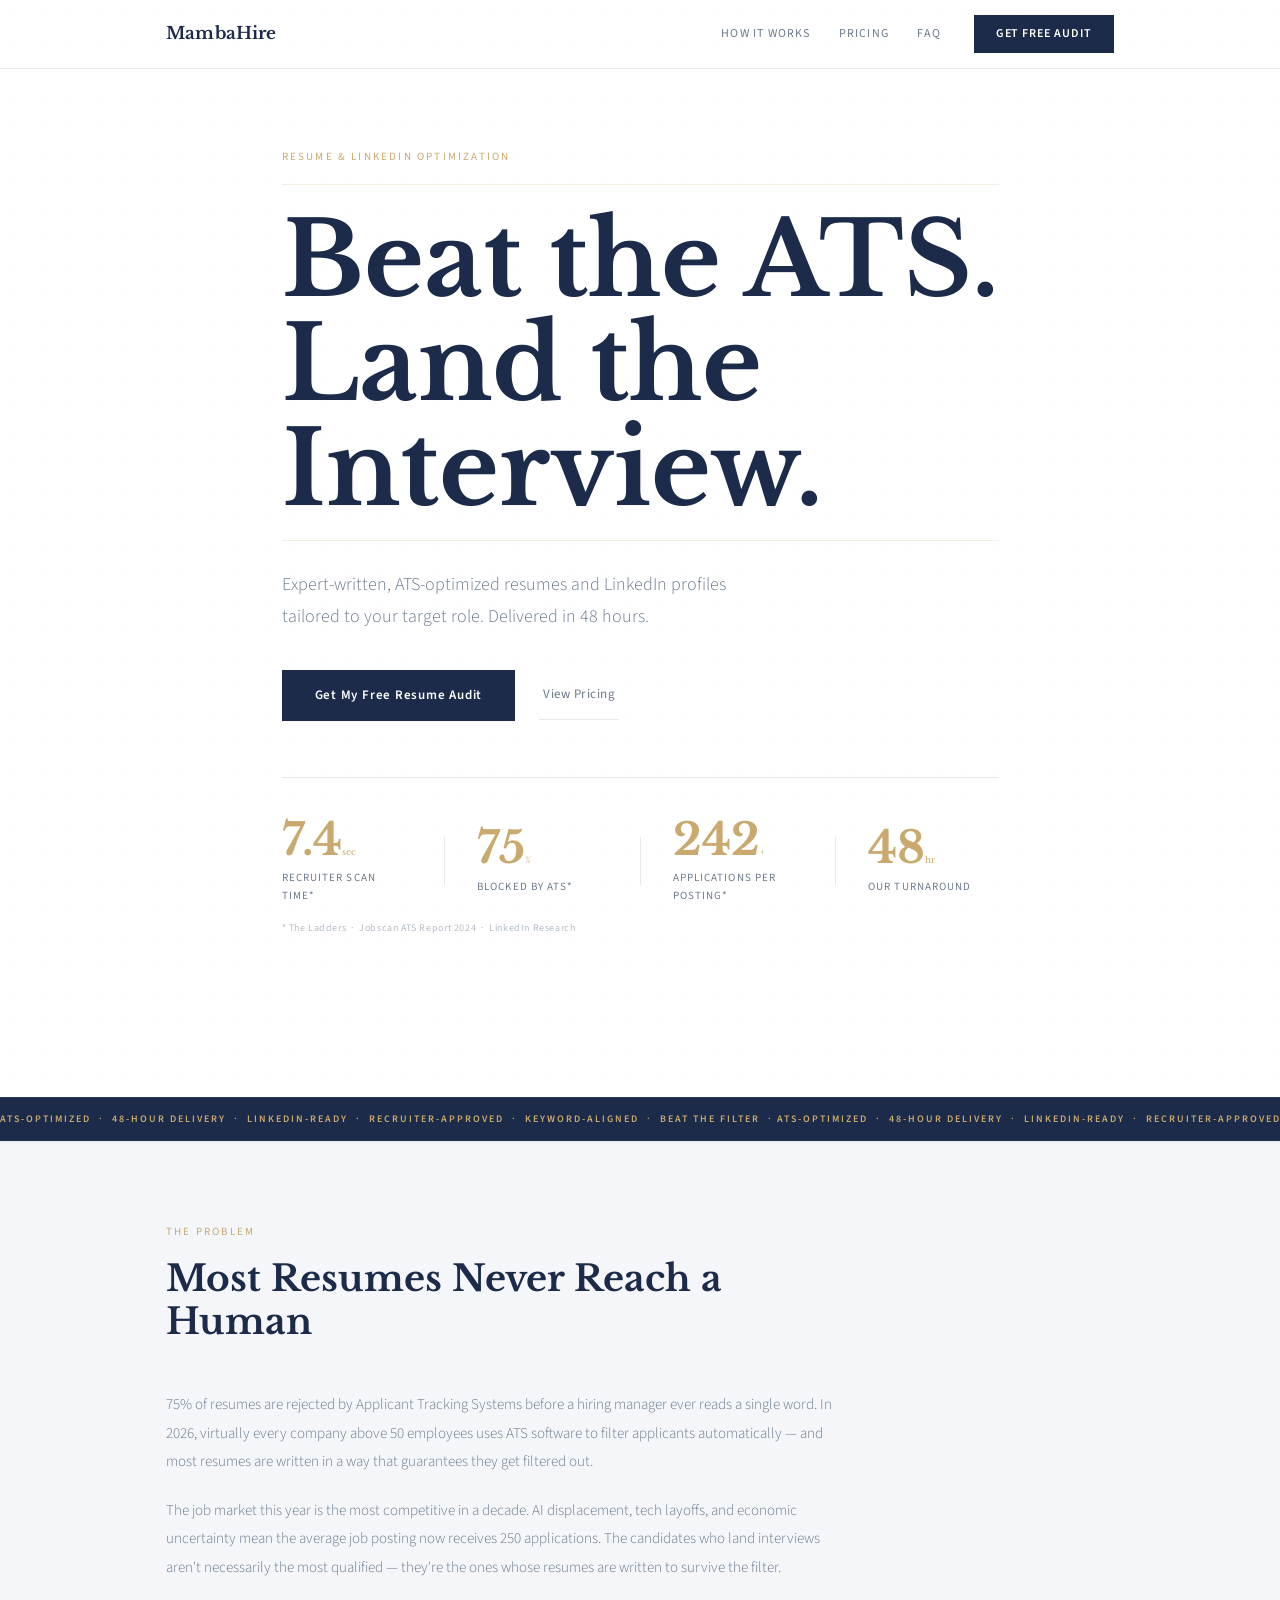
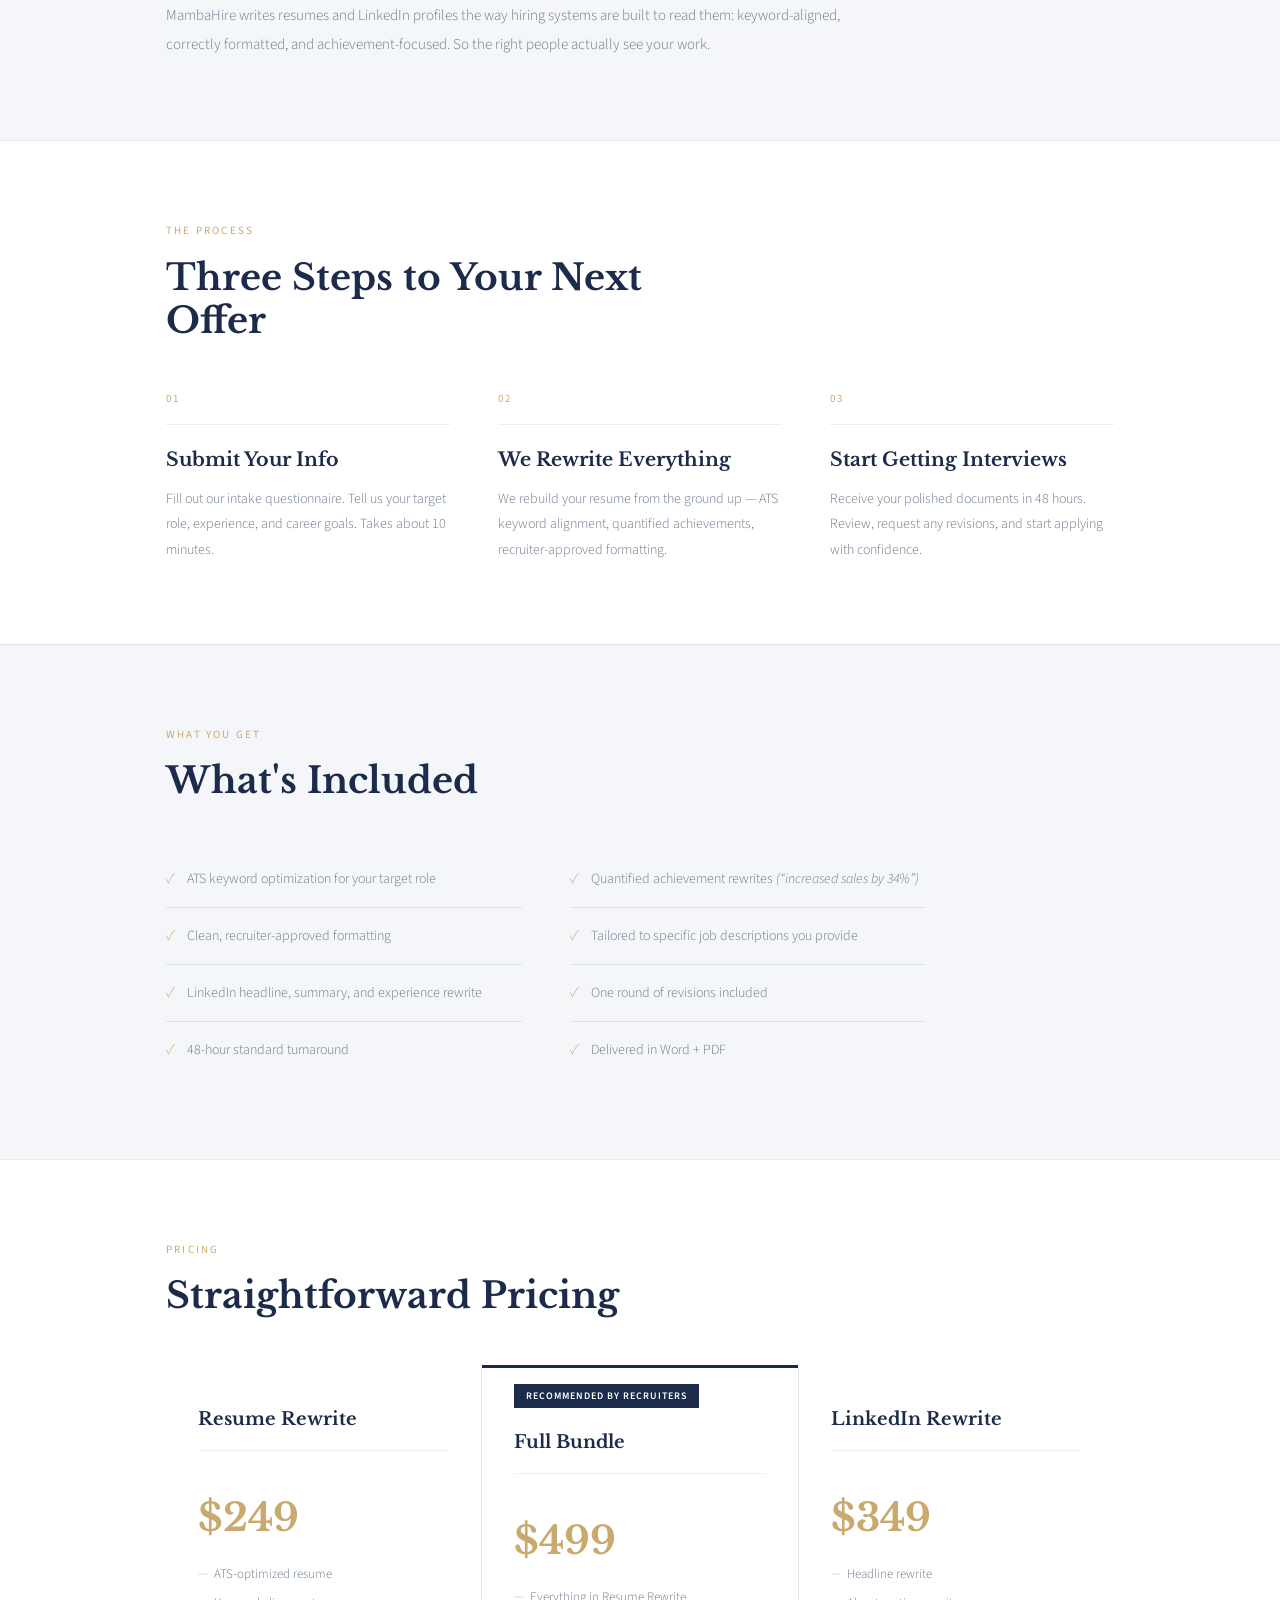
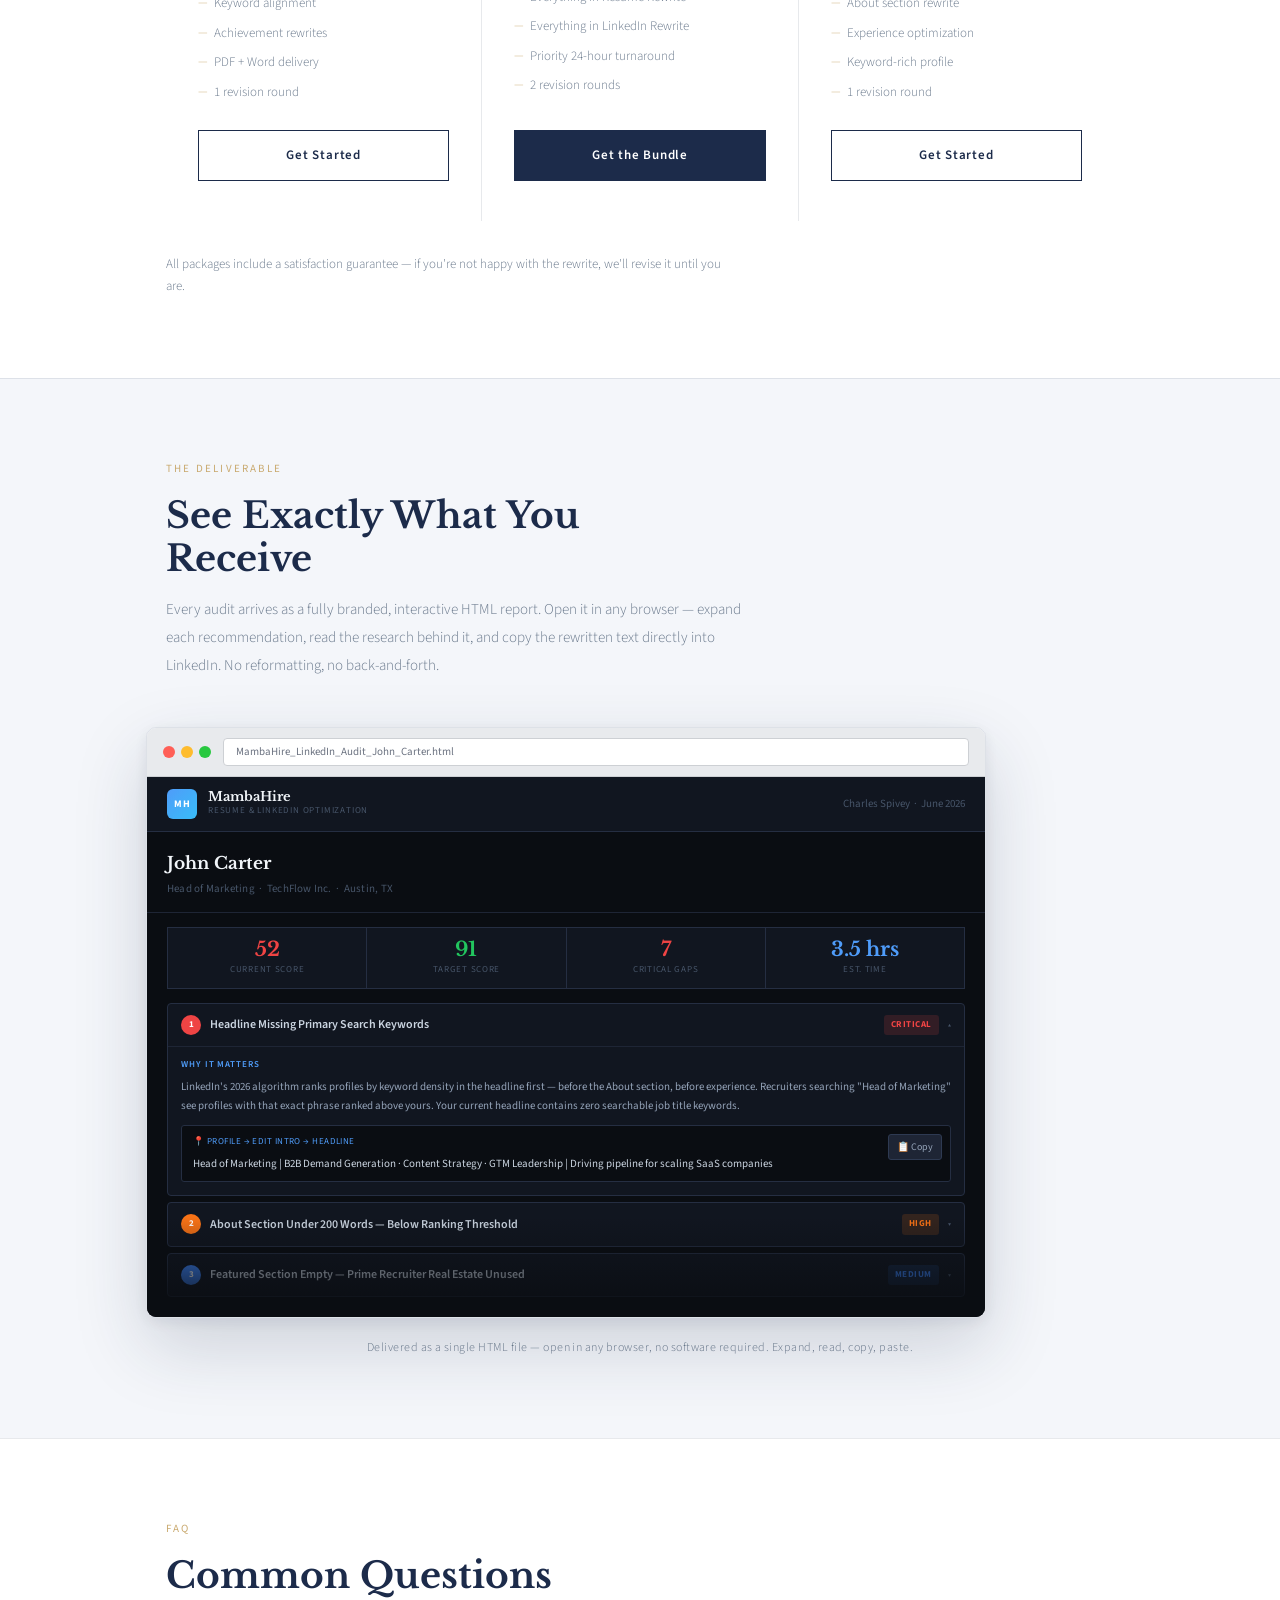
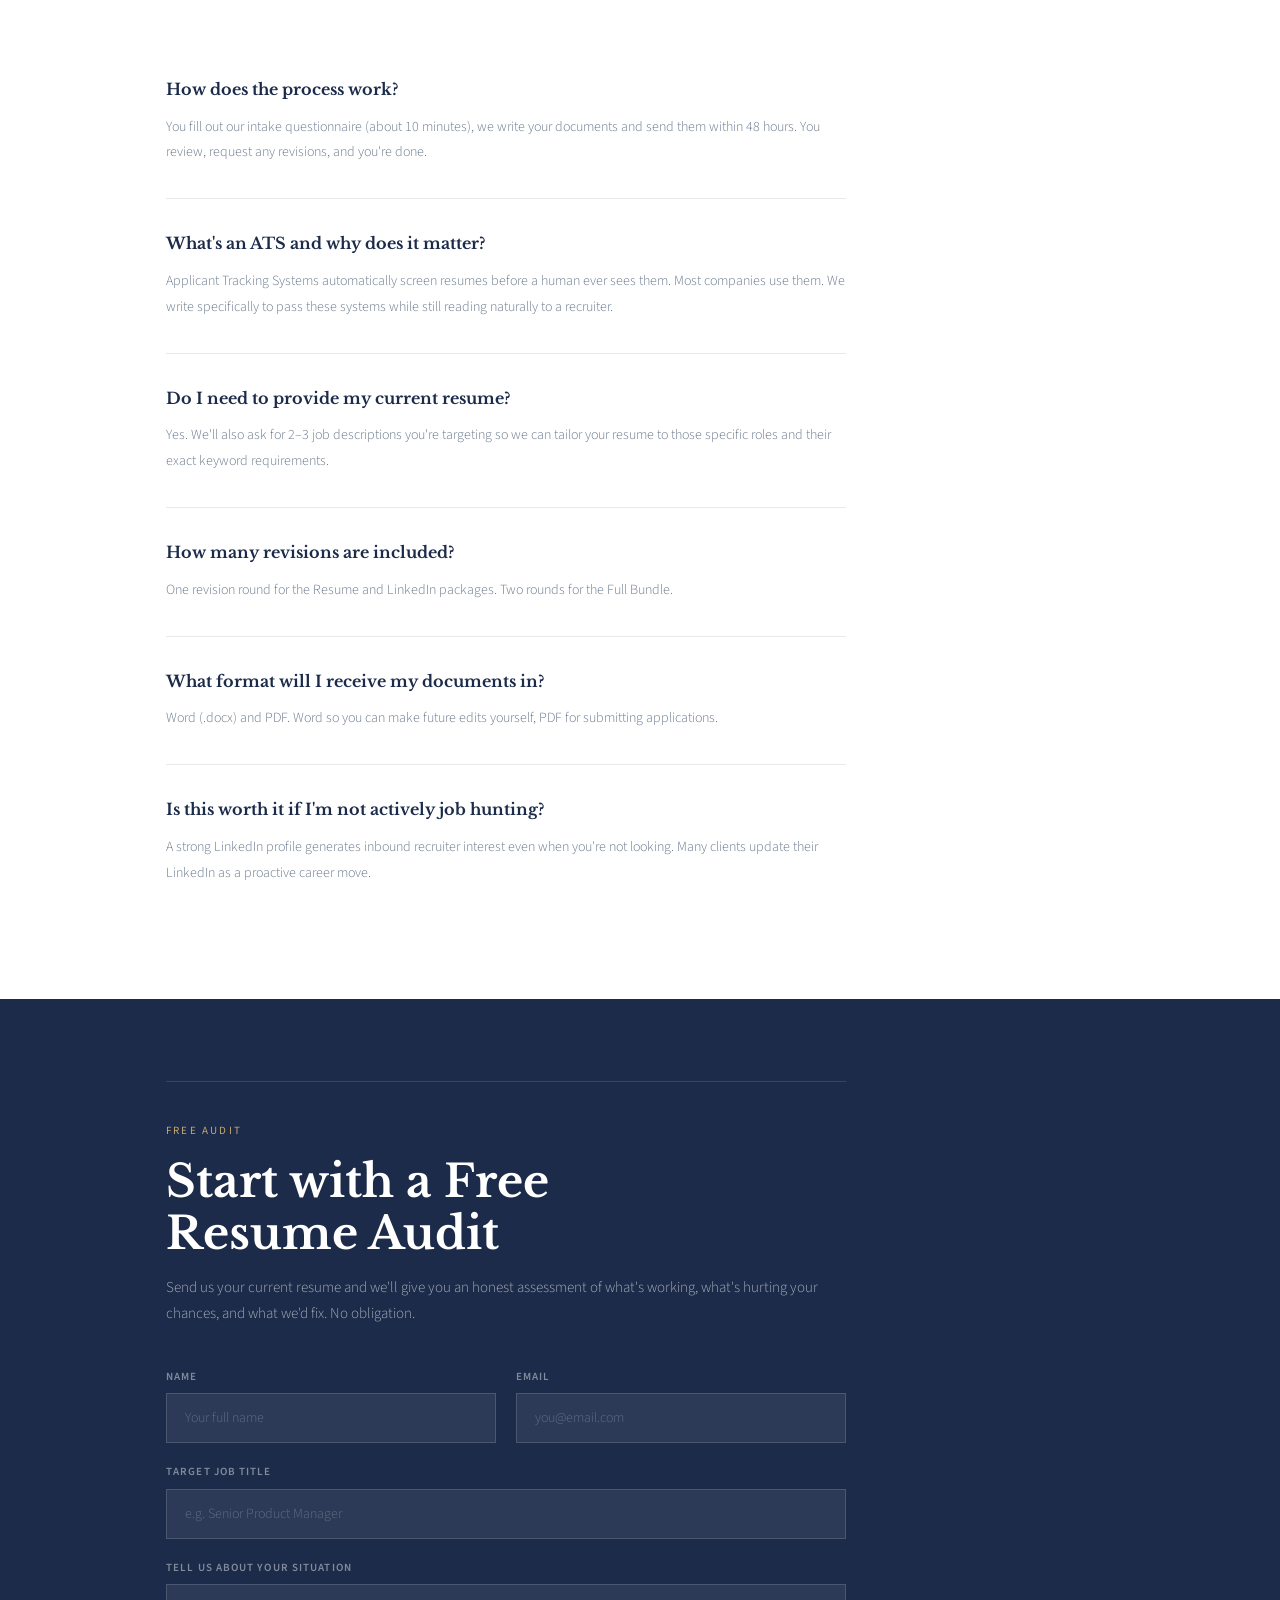
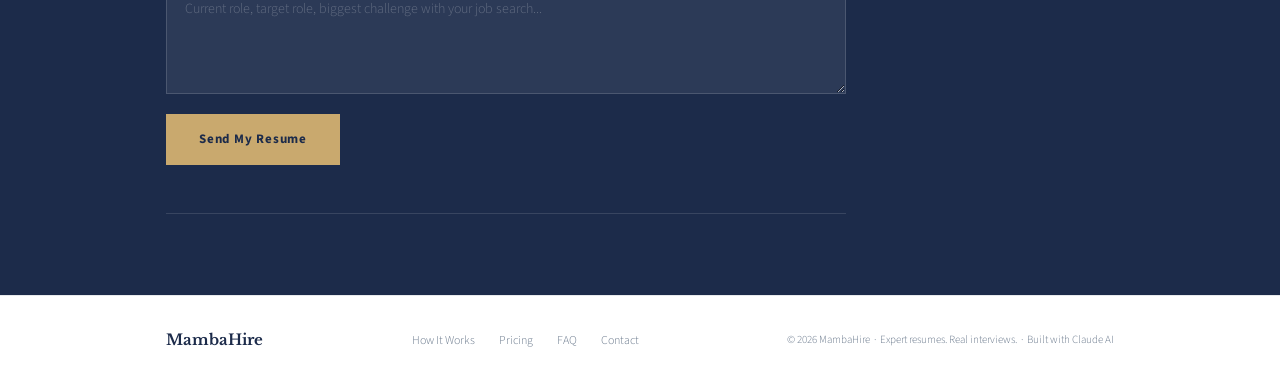
<file: index.html>
<!DOCTYPE html>
<html lang="en">
<head>
<meta charset="UTF-8">
<meta name="viewport" content="width=device-width, initial-scale=1.0">
<meta name="description" content="ATS-optimized resumes and LinkedIn profiles written by an expert. Beat the applicant tracking systems and land more interviews. 48-hour delivery.">
<title>MambaHire &mdash; Resume &amp; LinkedIn Optimization</title>
<link rel="preconnect" href="https://fonts.googleapis.com">
<link rel="preconnect" href="https://fonts.gstatic.com" crossorigin>
<link href="https://fonts.googleapis.com/css2?family=Libre+Baskerville:ital,wght@0,400;0,700;1,400&family=Source+Sans+3:wght@300;400;600&display=swap" rel="stylesheet">
<link rel="stylesheet" href="css/style.css">
</head>
<body>

<header class="nav" id="nav">
  <div class="nav-inner">
    <a href="#" class="nav-logo">MambaHire</a>
    <nav class="nav-links" aria-label="Main">
      <a href="#process">How It Works</a>
      <a href="#pricing">Pricing</a>
      <a href="#faq">FAQ</a>
    </nav>
    <a href="#contact" class="nav-cta">Get Free Audit</a>
    <button class="nav-toggle" id="nav-toggle" aria-label="Open menu" aria-expanded="false">
      <span></span><span></span><span></span>
    </button>
  </div>
</header>

<div class="drawer" id="drawer" aria-hidden="true">
  <a href="#process">How It Works</a>
  <a href="#pricing">Pricing</a>
  <a href="#faq">FAQ</a>
  <a href="#contact">Get Free Audit</a>
</div>

<main>

<section class="hero" id="home">
  <div class="hero-inner">
    <p class="eyebrow">Resume &amp; LinkedIn Optimization</p>
    <hr class="hero-rule" aria-hidden="true">
    <h1 class="hero-title">
      <span class="hero-line">Beat the ATS.</span>
      <span class="hero-line">Land the</span>
      <span class="hero-line">Interview.</span>
    </h1>
    <hr class="hero-rule" aria-hidden="true">
    <p class="hero-sub">Expert-written, ATS-optimized resumes and LinkedIn profiles tailored to your target role. Delivered in 48 hours.</p>
    <div class="hero-btns">
      <a href="#contact" class="btn">Get My Free Resume Audit</a>
      <a href="#pricing" class="btn-ghost">View Pricing</a>
    </div>
    <div class="stats-strip">
      <div class="stat">
        <span class="stat-num">7.4</span><span class="stat-suffix">sec</span>
        <span class="stat-label">Recruiter scan time*</span>
      </div>
      <div class="stat-divider" aria-hidden="true"></div>
      <div class="stat">
        <span class="stat-num" data-target="75">0</span><span class="stat-suffix">%</span>
        <span class="stat-label">Blocked by ATS*</span>
      </div>
      <div class="stat-divider" aria-hidden="true"></div>
      <div class="stat">
        <span class="stat-num" data-target="250" data-duration="3800">0</span><span class="stat-suffix">+</span>
        <span class="stat-label">Applications per posting*</span>
      </div>
      <div class="stat-divider" aria-hidden="true"></div>
      <div class="stat">
        <span class="stat-num" data-target="48">0</span><span class="stat-suffix">hr</span>
        <span class="stat-label">Our turnaround</span>
      </div>
    </div>
    <p class="stats-source">* The Ladders &nbsp;·&nbsp; Jobscan ATS Report 2024 &nbsp;·&nbsp; LinkedIn Research</p>
  </div>
</section>

<div class="marquee" aria-hidden="true">
  <div class="marquee-track">
    <span>ATS-OPTIMIZED &nbsp;·&nbsp; 48-HOUR DELIVERY &nbsp;·&nbsp; LINKEDIN-READY &nbsp;·&nbsp; RECRUITER-APPROVED &nbsp;·&nbsp; KEYWORD-ALIGNED &nbsp;·&nbsp; BEAT THE FILTER &nbsp;·&nbsp; </span>
    <span>ATS-OPTIMIZED &nbsp;·&nbsp; 48-HOUR DELIVERY &nbsp;·&nbsp; LINKEDIN-READY &nbsp;·&nbsp; RECRUITER-APPROVED &nbsp;·&nbsp; KEYWORD-ALIGNED &nbsp;·&nbsp; BEAT THE FILTER &nbsp;·&nbsp; </span>
    <span>ATS-OPTIMIZED &nbsp;·&nbsp; 48-HOUR DELIVERY &nbsp;·&nbsp; LINKEDIN-READY &nbsp;·&nbsp; RECRUITER-APPROVED &nbsp;·&nbsp; KEYWORD-ALIGNED &nbsp;·&nbsp; BEAT THE FILTER &nbsp;·&nbsp; </span>
    <span>ATS-OPTIMIZED &nbsp;·&nbsp; 48-HOUR DELIVERY &nbsp;·&nbsp; LINKEDIN-READY &nbsp;·&nbsp; RECRUITER-APPROVED &nbsp;·&nbsp; KEYWORD-ALIGNED &nbsp;·&nbsp; BEAT THE FILTER &nbsp;·&nbsp; </span>
  </div>
</div>

<section class="problem" id="problem">
  <div class="section-inner">
    <p class="eyebrow reveal">The Problem</p>
    <h2 class="section-title reveal">Most Resumes Never Reach a Human</h2>
    <div class="problem-body">
      <p class="body-text reveal">75% of resumes are rejected by Applicant Tracking Systems before a hiring manager ever reads a single word. In 2026, virtually every company above 50 employees uses ATS software to filter applicants automatically &mdash; and most resumes are written in a way that guarantees they get filtered out.</p>
      <p class="body-text reveal">The job market this year is the most competitive in a decade. AI displacement, tech layoffs, and economic uncertainty mean the average job posting now receives 250 applications. The candidates who land interviews aren't necessarily the most qualified &mdash; they're the ones whose resumes are written to survive the filter.</p>
      <p class="body-text reveal">MambaHire writes resumes and LinkedIn profiles the way hiring systems are built to read them: keyword-aligned, correctly formatted, and achievement-focused. So the right people actually see your work.</p>
    </div>
  </div>
</section>

<section class="process" id="process">
  <div class="section-inner">
    <p class="eyebrow reveal">The Process</p>
    <h2 class="section-title reveal">Three Steps to Your Next Offer</h2>
    <div class="steps">
      <div class="step reveal">
        <span class="step-num">01</span>
        <hr class="card-rule" aria-hidden="true">
        <h3 class="step-title">Submit Your Info</h3>
        <p class="step-desc">Fill out our intake questionnaire. Tell us your target role, experience, and career goals. Takes about 10 minutes.</p>
      </div>
      <div class="step reveal">
        <span class="step-num">02</span>
        <hr class="card-rule" aria-hidden="true">
        <h3 class="step-title">We Rewrite Everything</h3>
        <p class="step-desc">We rebuild your resume from the ground up &mdash; ATS keyword alignment, quantified achievements, recruiter-approved formatting.</p>
      </div>
      <div class="step reveal">
        <span class="step-num">03</span>
        <hr class="card-rule" aria-hidden="true">
        <h3 class="step-title">Start Getting Interviews</h3>
        <p class="step-desc">Receive your polished documents in 48 hours. Review, request any revisions, and start applying with confidence.</p>
      </div>
    </div>
  </div>
</section>

<section class="services" id="services">
  <div class="section-inner">
    <p class="eyebrow reveal">What You Get</p>
    <h2 class="section-title reveal">What's Included</h2>
    <div class="features-grid">
      <div class="feature reveal">
        <span class="feature-check" aria-hidden="true">&#10003;</span>
        <span>ATS keyword optimization for your target role</span>
      </div>
      <div class="feature reveal">
        <span class="feature-check" aria-hidden="true">&#10003;</span>
        <span>Quantified achievement rewrites <em>(&ldquo;increased sales by 34%&rdquo;)</em></span>
      </div>
      <div class="feature reveal">
        <span class="feature-check" aria-hidden="true">&#10003;</span>
        <span>Clean, recruiter-approved formatting</span>
      </div>
      <div class="feature reveal">
        <span class="feature-check" aria-hidden="true">&#10003;</span>
        <span>Tailored to specific job descriptions you provide</span>
      </div>
      <div class="feature reveal">
        <span class="feature-check" aria-hidden="true">&#10003;</span>
        <span>LinkedIn headline, summary, and experience rewrite</span>
      </div>
      <div class="feature reveal">
        <span class="feature-check" aria-hidden="true">&#10003;</span>
        <span>One round of revisions included</span>
      </div>
      <div class="feature reveal">
        <span class="feature-check" aria-hidden="true">&#10003;</span>
        <span>48-hour standard turnaround</span>
      </div>
      <div class="feature reveal">
        <span class="feature-check" aria-hidden="true">&#10003;</span>
        <span>Delivered in Word + PDF</span>
      </div>
    </div>
  </div>
</section>

<section class="pricing" id="pricing">
  <div class="section-inner">
    <p class="eyebrow reveal">Pricing</p>
    <h2 class="section-title reveal">Straightforward Pricing</h2>
    <div class="pricing-cards">
      <div class="pricing-card reveal">
        <h3 class="plan-name">Resume Rewrite</h3>
        <hr class="card-rule" aria-hidden="true">
        <p class="plan-price">$249</p>
        <ul class="plan-features">
          <li>ATS-optimized resume</li>
          <li>Keyword alignment</li>
          <li>Achievement rewrites</li>
          <li>PDF + Word delivery</li>
          <li>1 revision round</li>
        </ul>
        <a href="https://buy.stripe.com/9B6dR99ZLh25aId5yaf3a00" class="btn btn-outline" target="_blank" rel="noopener">Get Started</a>
      </div>
      <div class="pricing-card pricing-card--featured reveal">
        <div class="plan-badge">Recommended by Recruiters</div>
        <h3 class="plan-name">Full Bundle</h3>
        <hr class="card-rule" aria-hidden="true">
        <p class="plan-price">$499</p>
        <ul class="plan-features">
          <li>Everything in Resume Rewrite</li>
          <li>Everything in LinkedIn Rewrite</li>
          <li>Priority 24-hour turnaround</li>
          <li>2 revision rounds</li>
        </ul>
        <a href="https://buy.stripe.com/6oUaEXb3P3bfcQl6Cef3a02" class="btn" target="_blank" rel="noopener">Get the Bundle</a>
      </div>
      <div class="pricing-card reveal">
        <h3 class="plan-name">LinkedIn Rewrite</h3>
        <hr class="card-rule" aria-hidden="true">
        <p class="plan-price">$349</p>
        <ul class="plan-features">
          <li>Headline rewrite</li>
          <li>About section rewrite</li>
          <li>Experience optimization</li>
          <li>Keyword-rich profile</li>
          <li>1 revision round</li>
        </ul>
        <a href="https://buy.stripe.com/8x29ATdbX4fj8A5aSuf3a01" class="btn btn-outline" target="_blank" rel="noopener">Get Started</a>
      </div>
    </div>
    <p class="pricing-note reveal">All packages include a satisfaction guarantee &mdash; if you're not happy with the rewrite, we'll revise it until you are.</p>
  </div>
</section>

<section class="deliverable" id="deliverable">
  <div class="section-inner">
    <p class="eyebrow reveal">The Deliverable</p>
    <h2 class="section-title reveal">See Exactly What You Receive</h2>
    <p class="deliverable-sub reveal">Every audit arrives as a fully branded, interactive HTML report. Open it in any browser — expand each recommendation, read the research behind it, and copy the rewritten text directly into LinkedIn. No reformatting, no back-and-forth.</p>

    <div class="browser-frame reveal">
      <div class="browser-chrome">
        <div class="browser-dots">
          <span style="background:#FF5F57"></span>
          <span style="background:#FEBC2E"></span>
          <span style="background:#28C840"></span>
        </div>
        <div class="browser-bar">MambaHire_LinkedIn_Audit_John_Carter.html</div>
      </div>
      <div class="audit-mock">

        <div class="am-header">
          <div class="am-header-left">
            <div class="am-mh-pill">MH</div>
            <div>
              <div class="am-brand-name">MambaHire</div>
              <div class="am-brand-sub">Resume &amp; LinkedIn Optimization</div>
            </div>
          </div>
          <div class="am-analyst-info">Charles Spivey &nbsp;&middot;&nbsp; June 2026</div>
        </div>

        <div class="am-client-block">
          <div class="am-client-name">John Carter</div>
          <div class="am-client-meta">Head of Marketing &nbsp;&middot;&nbsp; TechFlow Inc. &nbsp;&middot;&nbsp; Austin, TX</div>
        </div>

        <div class="am-score-row">
          <div class="am-score-card">
            <div class="am-score-num" style="color:#EF4444">52</div>
            <div class="am-score-label">Current Score</div>
          </div>
          <div class="am-score-card">
            <div class="am-score-num" style="color:#22C55E">91</div>
            <div class="am-score-label">Target Score</div>
          </div>
          <div class="am-score-card">
            <div class="am-score-num" style="color:#EF4444">7</div>
            <div class="am-score-label">Critical Gaps</div>
          </div>
          <div class="am-score-card">
            <div class="am-score-num" style="color:#4F9CF9">3.5 hrs</div>
            <div class="am-score-label">Est. Time</div>
          </div>
        </div>

        <div class="am-card-list">

          <div class="am-rec-card am-rec-open">
            <div class="am-rec-head">
              <div class="am-rec-num" style="background:#EF4444">1</div>
              <div class="am-rec-title">Headline Missing Primary Search Keywords</div>
              <div class="am-rec-badge" style="background:rgba(239,68,68,0.15);color:#EF4444">Critical</div>
              <div class="am-rec-chevron">▴</div>
            </div>
            <div class="am-rec-body">
              <div class="am-rec-why-label">Why it matters</div>
              <div class="am-rec-why">LinkedIn's 2026 algorithm ranks profiles by keyword density in the headline first — before the About section, before experience. Recruiters searching "Head of Marketing" see profiles with that exact phrase ranked above yours. Your current headline contains zero searchable job title keywords.</div>
              <div class="am-rec-copy">
                <div class="am-rec-copy-label">📍 Profile &rarr; Edit intro &rarr; Headline</div>
                <div class="am-rec-copy-text">Head of Marketing | B2B Demand Generation &middot; Content Strategy &middot; GTM Leadership | Driving pipeline for scaling SaaS companies</div>
                <button class="am-copy-btn">📋 Copy</button>
              </div>
            </div>
          </div>

          <div class="am-rec-card">
            <div class="am-rec-head">
              <div class="am-rec-num" style="background:#F97316">2</div>
              <div class="am-rec-title">About Section Under 200 Words — Below Ranking Threshold</div>
              <div class="am-rec-badge" style="background:rgba(249,115,22,0.15);color:#F97316">High</div>
              <div class="am-rec-chevron">▾</div>
            </div>
          </div>

          <div class="am-rec-card">
            <div class="am-rec-head">
              <div class="am-rec-num" style="background:#3B82F6">3</div>
              <div class="am-rec-title">Featured Section Empty — Prime Recruiter Real Estate Unused</div>
              <div class="am-rec-badge" style="background:rgba(59,130,246,0.15);color:#3B82F6">Medium</div>
              <div class="am-rec-chevron">▾</div>
            </div>
          </div>

        </div>
        <div class="am-fade"></div>
      </div>
    </div>

    <p class="deliverable-caption reveal">Delivered as a single HTML file &mdash; open in any browser, no software required. Expand, read, copy, paste.</p>
  </div>
</section>

<section class="faq" id="faq">
  <div class="section-inner">
    <p class="eyebrow reveal">FAQ</p>
    <h2 class="section-title reveal">Common Questions</h2>
    <div class="faq-list">
      <div class="faq-item reveal">
        <h3 class="faq-q">How does the process work?</h3>
        <p class="faq-a">You fill out our intake questionnaire (about 10 minutes), we write your documents and send them within 48 hours. You review, request any revisions, and you're done.</p>
      </div>
      <hr class="faq-rule" aria-hidden="true">
      <div class="faq-item reveal">
        <h3 class="faq-q">What's an ATS and why does it matter?</h3>
        <p class="faq-a">Applicant Tracking Systems automatically screen resumes before a human ever sees them. Most companies use them. We write specifically to pass these systems while still reading naturally to a recruiter.</p>
      </div>
      <hr class="faq-rule" aria-hidden="true">
      <div class="faq-item reveal">
        <h3 class="faq-q">Do I need to provide my current resume?</h3>
        <p class="faq-a">Yes. We'll also ask for 2&ndash;3 job descriptions you're targeting so we can tailor your resume to those specific roles and their exact keyword requirements.</p>
      </div>
      <hr class="faq-rule" aria-hidden="true">
      <div class="faq-item reveal">
        <h3 class="faq-q">How many revisions are included?</h3>
        <p class="faq-a">One revision round for the Resume and LinkedIn packages. Two rounds for the Full Bundle.</p>
      </div>
      <hr class="faq-rule" aria-hidden="true">
      <div class="faq-item reveal">
        <h3 class="faq-q">What format will I receive my documents in?</h3>
        <p class="faq-a">Word (.docx) and PDF. Word so you can make future edits yourself, PDF for submitting applications.</p>
      </div>
      <hr class="faq-rule" aria-hidden="true">
      <div class="faq-item reveal">
        <h3 class="faq-q">Is this worth it if I'm not actively job hunting?</h3>
        <p class="faq-a">A strong LinkedIn profile generates inbound recruiter interest even when you're not looking. Many clients update their LinkedIn as a proactive career move.</p>
      </div>
    </div>
  </div>
</section>

<section class="contact" id="contact">
  <div class="section-inner">
    <div class="contact-inner">
      <hr class="cta-rule" aria-hidden="true">
      <p class="eyebrow">Free Audit</p>
      <h2 class="cta-title reveal">Start with a Free<br>Resume Audit</h2>
      <p class="cta-sub reveal">Send us your current resume and we'll give you an honest assessment of what's working, what's hurting your chances, and what we'd fix. No obligation.</p>
      <form class="contact-form reveal" action="https://formspree.io/f/mwvdvvgo" method="POST">
        <div class="form-row">
          <div class="form-group">
            <label for="name">Name</label>
            <input type="text" id="name" name="name" required placeholder="Your full name">
          </div>
          <div class="form-group">
            <label for="email">Email</label>
            <input type="email" id="email" name="email" required placeholder="you@email.com">
          </div>
        </div>
        <div class="form-group">
          <label for="jobtitle">Target Job Title</label>
          <input type="text" id="jobtitle" name="job_title" placeholder="e.g. Senior Product Manager">
        </div>
        <div class="form-group">
          <label for="message">Tell us about your situation</label>
          <textarea id="message" name="message" rows="4" placeholder="Current role, target role, biggest challenge with your job search..."></textarea>
        </div>
        <button type="submit" class="btn">Send My Resume</button>
      </form>
      <hr class="cta-rule" aria-hidden="true">
    </div>
  </div>
</section>

</main>

<footer class="footer">
  <div class="footer-inner">
    <span class="footer-logo">MambaHire</span>
    <nav class="footer-links" aria-label="Footer">
      <a href="#process">How It Works</a>
      <a href="#pricing">Pricing</a>
      <a href="#faq">FAQ</a>
      <a href="#contact">Contact</a>
    </nav>
    <span class="footer-copy">&copy; 2026 MambaHire &nbsp;&middot;&nbsp; Expert resumes. Real interviews. &nbsp;&middot;&nbsp; Built with Claude AI</span>
  </div>
</footer>

<script src="js/main.js"></script>
</body>
</html>
</file>
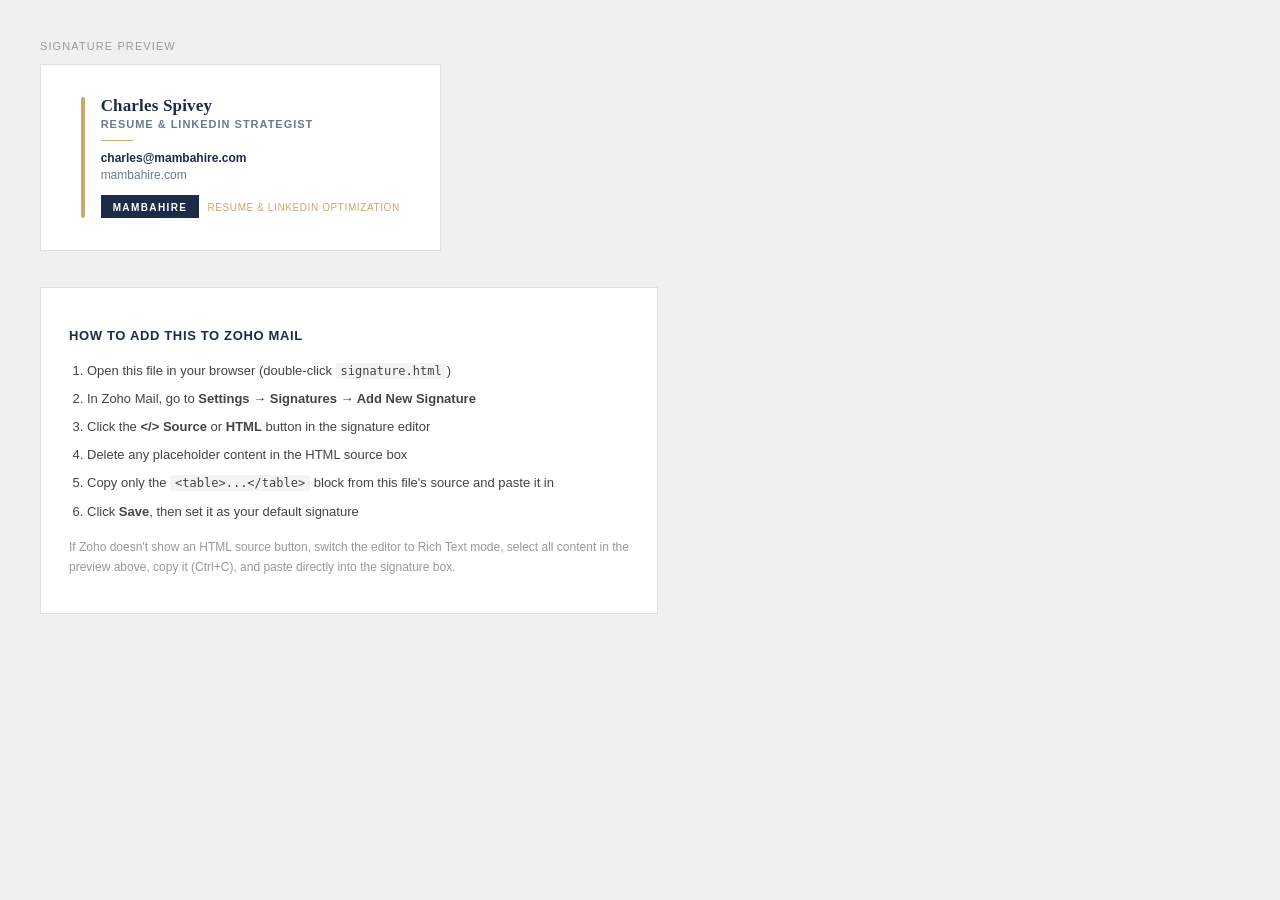
<file: signature.html>
<!DOCTYPE html>
<html lang="en">
<head>
<meta charset="UTF-8">
<title>MambaHire Email Signature</title>
<style>
  body { margin: 40px; background: #f0f0f0; font-family: Arial, sans-serif; }
  .preview-label {
    font-size: 11px; letter-spacing: 0.1em; text-transform: uppercase;
    color: #999; margin-bottom: 12px;
  }
  .preview-wrap {
    background: #ffffff; display: inline-block;
    padding: 32px 40px; border: 1px solid #e0e0e0;
  }
  .instructions {
    margin-top: 32px; max-width: 560px;
    background: #fff; border: 1px solid #e0e0e0;
    padding: 24px 28px; font-size: 13px; color: #444; line-height: 1.7;
  }
  .instructions h3 { font-size: 13px; font-weight: 700; color: #1C2B4A; margin-bottom: 10px; letter-spacing: 0.05em; text-transform: uppercase; }
  .instructions ol { padding-left: 18px; }
  .instructions li { margin-bottom: 6px; }
  code { background: #f4f4f4; padding: 1px 5px; border-radius: 3px; font-size: 12px; }
</style>
</head>
<body>

<p class="preview-label">Signature Preview</p>

<div class="preview-wrap">

<!-- ═══════════════════════════════════════════════════
     EMAIL SIGNATURE — copy everything inside this table
     Paste into Zoho Mail > Settings > Signatures > HTML
════════════════════════════════════════════════════ -->
<table cellpadding="0" cellspacing="0" border="0"
  style="font-family: Arial, Helvetica, sans-serif; font-size: 13px; line-height: 1; max-width: 480px;">
  <tr>
    <td>

      <!-- Gold left bar + content -->
      <table cellpadding="0" cellspacing="0" border="0">
        <tr>

          <!-- Gold vertical accent bar -->
          <td width="3" style="background-color: #C9A96E; border-radius: 2px;">&nbsp;</td>

          <td width="16">&nbsp;</td>

          <!-- Name + title block -->
          <td>
            <table cellpadding="0" cellspacing="0" border="0">
              <tr>
                <td style="padding-bottom: 3px;">
                  <span style="font-family: Georgia, 'Times New Roman', serif;
                               font-size: 17px; font-weight: 700;
                               color: #1C2B4A; letter-spacing: 0.01em;">
                    Charles Spivey
                  </span>
                </td>
              </tr>
              <tr>
                <td style="padding-bottom: 10px;">
                  <span style="font-size: 11px; font-weight: 600; color: #6B7A8D;
                               letter-spacing: 0.09em; text-transform: uppercase;">
                    Resume &amp; LinkedIn Strategist
                  </span>
                </td>
              </tr>
              <!-- Gold rule -->
              <tr>
                <td style="padding-bottom: 10px;">
                  <table cellpadding="0" cellspacing="0" border="0">
                    <tr>
                      <td width="32" height="1" style="background-color: #C9A96E; font-size: 0; line-height: 0;">&nbsp;</td>
                    </tr>
                  </table>
                </td>
              </tr>
              <!-- Contact info -->
              <tr>
                <td style="padding-bottom: 4px;">
                  <span style="font-size: 12px; color: #6B7A8D;">
                    <a href="mailto:charles@mambahire.com"
                       style="color: #1C2B4A; text-decoration: none; font-weight: 600;">
                      charles@mambahire.com
                    </a>
                  </span>
                </td>
              </tr>
              <tr>
                <td style="padding-bottom: 14px;">
                  <span style="font-size: 12px; color: #6B7A8D;">
                    <a href="https://mambahire.com"
                       style="color: #6B7A8D; text-decoration: none;">
                      mambahire.com
                    </a>
                  </span>
                </td>
              </tr>
              <!-- MambaHire wordmark badge -->
              <tr>
                <td>
                  <table cellpadding="0" cellspacing="0" border="0">
                    <tr>
                      <td style="background-color: #1C2B4A; padding: 5px 12px;">
                        <span style="font-family: 'Trebuchet MS', 'Gill Sans MT', Arial, sans-serif;
                                     font-size: 10px; font-weight: 700; color: #ffffff;
                                     letter-spacing: 0.14em; text-transform: uppercase;">
                          MambaHire
                        </span>
                      </td>
                      <td width="8">&nbsp;</td>
                      <td>
                        <span style="font-size: 10px; color: #C9A96E;
                                     letter-spacing: 0.06em; text-transform: uppercase;">
                          Resume &amp; LinkedIn Optimization
                        </span>
                      </td>
                    </tr>
                  </table>
                </td>
              </tr>
            </table>
          </td>

        </tr>
      </table>

    </td>
  </tr>
</table>
<!-- ═══════════════════════════════════════════════════ -->

</div>

<div class="instructions">
  <h3>How to add this to Zoho Mail</h3>
  <ol>
    <li>Open this file in your browser (double-click <code>signature.html</code>)</li>
    <li>In Zoho Mail, go to <strong>Settings → Signatures → Add New Signature</strong></li>
    <li>Click the <strong>&lt;/&gt; Source</strong> or <strong>HTML</strong> button in the signature editor</li>
    <li>Delete any placeholder content in the HTML source box</li>
    <li>Copy only the <code>&lt;table&gt;...&lt;/table&gt;</code> block from this file's source and paste it in</li>
    <li>Click <strong>Save</strong>, then set it as your default signature</li>
  </ol>
  <p style="margin-top: 14px; color: #999; font-size: 12px;">
    If Zoho doesn't show an HTML source button, switch the editor to Rich Text mode,
    select all content in the preview above, copy it (Ctrl+C), and paste directly into the signature box.
  </p>
</div>

</body>
</html>
</file>
<file: css/style.css>
:root {
  --bg: #FFFFFF;
  --surface: #F4F6FA;
  --navy: #1C2B4A;
  --gold: #C9A96E;
  --gold-dim: rgba(201,169,110,0.2);
  --text: #1C2B4A;
  --muted: #6B7A8D;
  --border: rgba(28,43,74,0.1);
  --max: 1060px;
  --ease: cubic-bezier(0.16,1,0.3,1);
}

*,*::before,*::after { box-sizing: border-box; margin: 0; padding: 0; }
html { scroll-behavior: smooth; }
body { background: var(--bg); color: var(--text); font-family: 'Source Sans 3', sans-serif; font-size: 16px; line-height: 1.6; -webkit-font-smoothing: antialiased; }
a { color: inherit; text-decoration: none; }
button { font: inherit; cursor: pointer; border: none; background: none; }
ul { list-style: none; }

/* ── Nav ────────────────────────────────────────────────── */
.nav {
  position: fixed; top: 0; left: 0; right: 0; z-index: 100;
  transition: background 0.3s, box-shadow 0.3s;
}
.nav.scrolled {
  background: rgba(255,255,255,0.96);
  backdrop-filter: blur(20px);
  box-shadow: 0 1px 0 var(--border);
}
.nav-inner {
  max-width: var(--max); margin: 0 auto;
  padding: 0 clamp(20px,5vw,56px);
  height: 68px; display: flex; align-items: center; gap: 32px;
}
.nav-logo {
  font-family: 'Libre Baskerville', serif; font-size: 17px; font-weight: 700;
  color: var(--navy); letter-spacing: 0.01em; margin-right: auto;
}
.nav-links { display: flex; gap: 28px; }
.nav-links a {
  font-size: 12px; font-weight: 400; letter-spacing: 0.1em; text-transform: uppercase;
  color: var(--muted); transition: color 0.2s;
}
.nav-links a:hover { color: var(--navy); }
.nav-cta {
  display: inline-flex; align-items: center;
  padding: 9px 22px; background: var(--navy); color: #fff;
  font-size: 12px; font-weight: 600; letter-spacing: 0.08em; text-transform: uppercase;
  transition: background 0.2s;
}
.nav-cta:hover { background: #263758; }
.nav-toggle { display: none; flex-direction: column; gap: 5px; padding: 4px; }
.nav-toggle span { display: block; width: 22px; height: 1px; background: var(--navy); transition: 0.3s; }

/* ── Drawer ─────────────────────────────────────────────── */
.drawer {
  position: fixed; top: 68px; left: 0; right: 0; z-index: 99;
  background: rgba(255,255,255,0.98); backdrop-filter: blur(20px);
  max-height: 0; overflow: hidden;
  transition: max-height 0.4s var(--ease);
  border-bottom: 1px solid var(--border);
}
.drawer.open { max-height: 280px; }
.drawer a {
  display: block; padding: 18px clamp(20px,5vw,56px);
  border-bottom: 1px solid var(--border);
  font-family: 'Libre Baskerville', serif; font-size: 18px;
  color: var(--muted); transition: color 0.2s;
}
.drawer a:hover { color: var(--navy); }

/* ── Buttons ────────────────────────────────────────────── */
.btn {
  display: inline-flex; align-items: center; justify-content: center;
  padding: 14px 32px;
  background: var(--navy); color: #fff; border: 1px solid var(--navy);
  font-family: 'Source Sans 3', sans-serif; font-size: 13px; font-weight: 600; letter-spacing: 0.06em;
  transition: background 0.2s, transform 0.15s;
  cursor: pointer;
}
.btn:hover { background: #263758; transform: translateY(-1px); }

.btn.btn-outline {
  background: transparent; color: var(--navy);
}
.btn.btn-outline:hover { background: var(--navy); color: #fff; }

.btn-ghost {
  display: inline-flex; align-items: center;
  padding: 14px 4px; color: var(--muted);
  font-family: 'Source Sans 3', sans-serif; font-size: 13px; font-weight: 400; letter-spacing: 0.04em;
  border-bottom: 1px solid var(--border);
  transition: color 0.2s, border-color 0.2s;
}
.btn-ghost:hover { color: var(--navy); border-color: var(--navy); }

/* ── Section base ───────────────────────────────────────── */
.section-inner { max-width: var(--max); margin: 0 auto; padding: 0 clamp(20px,5vw,56px); }
section { padding: clamp(72px,9vh,112px) 0; }

.eyebrow {
  font-size: 11px; font-weight: 400; letter-spacing: 0.2em; text-transform: uppercase;
  color: var(--gold); margin-bottom: 16px;
}
.section-title {
  font-family: 'Libre Baskerville', serif; font-weight: 700;
  font-size: clamp(22px,3vw,36px); line-height: 1.2;
  color: var(--navy); margin: 8px 0 48px; max-width: 560px;
}

/* ── Hero ───────────────────────────────────────────────── */
.hero {
  min-height: 100vh; display: flex; align-items: center;
  padding-top: 68px;
  background-color: var(--bg);
  background-image: radial-gradient(rgba(201,169,110,0.055) 1px, transparent 1px);
  background-size: 28px 28px;
}
.hero-inner { max-width: var(--max); margin: 0 auto; padding: 80px clamp(20px,5vw,56px); }

.hero-rule {
  border: none; height: 1px; background: var(--gold-dim); margin: 18px 0;
  transform-origin: left center;
}

.hero-title {
  font-family: 'Libre Baskerville', serif; font-weight: 700;
  font-size: clamp(52px,8vw,108px); line-height: 1.02;
  color: var(--navy); margin: 24px 0 0;
}
.hero-line { display: block; }
.hero-sub {
  font-size: clamp(15px,1.5vw,18px); font-weight: 300; color: var(--muted);
  max-width: 480px; line-height: 1.8; margin-top: 28px;
}
.hero-btns { display: flex; align-items: center; gap: 24px; margin-top: 36px; flex-wrap: wrap; }

/* Stats strip */
.stats-strip {
  display: flex; align-items: center;
  margin-top: 56px; padding-top: 40px;
  border-top: 1px solid var(--border);
}
.stat { flex: 1; }
.stat-num {
  font-family: 'Libre Baskerville', serif; font-size: clamp(28px,3.5vw,44px); font-weight: 700;
  color: var(--gold); line-height: 1;
}
.stat-suffix { font-family: 'Libre Baskerville', serif; font-size: 0.55em; font-weight: 400; color: var(--gold); }
.stat-text { font-family: 'Libre Baskerville', serif; font-size: clamp(22px,2.8vw,36px); font-weight: 700; color: var(--gold); }
.stat-label { display: block; font-size: 11px; letter-spacing: 0.1em; text-transform: uppercase; color: var(--muted); margin-top: 6px; }
.stat-divider { width: 1px; height: 48px; background: var(--border); flex-shrink: 0; margin: 0 clamp(16px,2.5vw,36px); }
.stats-source { font-size: 10px; letter-spacing: 0.06em; color: var(--muted); margin-top: 16px; opacity: 0.5; }

/* ── Marquee ────────────────────────────────────────────── */
.marquee {
  overflow: hidden;
  background: var(--navy);
  border-top: 1px solid rgba(255,255,255,0.06);
  border-bottom: 1px solid rgba(255,255,255,0.06);
  padding: 13px 0;
}
.marquee:hover .marquee-track { animation-play-state: paused; }
.marquee-track {
  display: flex; width: max-content;
  animation: marqueeScroll 42s linear infinite;
}
.marquee-track span {
  white-space: nowrap;
  font-family: 'Source Sans 3', sans-serif;
  font-size: 10px; font-weight: 600; letter-spacing: 0.2em; text-transform: uppercase;
  color: var(--gold); padding-right: 0;
}
@keyframes marqueeScroll {
  from { transform: translateX(0); }
  to   { transform: translateX(-25%); }
}

/* ── Problem ────────────────────────────────────────────── */
.problem { background: var(--surface); border-top: 1px solid var(--border); }
.problem-body { max-width: 680px; }
.body-text { font-size: 15px; font-weight: 300; color: var(--muted); line-height: 1.9; margin-bottom: 20px; }
.body-text:last-child { margin-bottom: 0; }

/* ── Process ────────────────────────────────────────────── */
.process { background: var(--bg); border-top: 1px solid var(--border); }
.steps { display: grid; grid-template-columns: repeat(3,1fr); gap: 48px; }
.step-num {
  font-family: 'Source Sans 3', sans-serif; font-size: 11px; font-weight: 400;
  letter-spacing: 0.18em; text-transform: uppercase; color: var(--gold); margin-bottom: 16px; display: block;
}
.card-rule { border: none; height: 1px; background: var(--gold-dim); margin-bottom: 20px; }
.step:hover .card-rule { background: var(--gold); transition: background 0.3s; }
.step-title { font-family: 'Libre Baskerville', serif; font-size: 19px; font-weight: 700; color: var(--navy); margin-bottom: 12px; }
.step-desc { font-size: 14px; font-weight: 300; color: var(--muted); line-height: 1.8; }

/* ── Services (Features) ────────────────────────────────── */
.services { background: var(--surface); border-top: 1px solid var(--border); }
.features-grid { display: grid; grid-template-columns: repeat(2,1fr); gap: 0 48px; max-width: 760px; }
.feature {
  display: flex; align-items: baseline; gap: 12px;
  padding: 16px 0; border-bottom: 1px solid var(--border);
  font-size: 14px; font-weight: 300; color: var(--muted); line-height: 1.6;
}
.feature:nth-last-child(-n+2) { border-bottom: none; }
.feature-check { color: var(--gold); font-size: 15px; flex-shrink: 0; line-height: 1.6; }

/* ── Pricing ────────────────────────────────────────────── */
.pricing { background: var(--bg); border-top: 1px solid var(--border); }
.pricing-cards { display: grid; grid-template-columns: repeat(3,1fr); gap: 1px; background: var(--border); margin-bottom: 32px; }
.pricing-card {
  padding: 40px 32px; background: var(--bg);
  display: flex; flex-direction: column; position: relative;
  transition: box-shadow 0.2s;
}
.pricing-card:hover { box-shadow: 0 4px 32px rgba(28,43,74,0.08); z-index: 1; }
.pricing-card--featured { border-top: 3px solid var(--navy); }
.plan-badge {
  position: absolute; top: 16px; left: 32px;
  padding: 4px 12px;
  background: var(--navy); color: #fff;
  font-size: 10px; font-weight: 600; letter-spacing: 0.1em; text-transform: uppercase;
}
.pricing-card--featured { padding-top: 60px; }
.plan-name {
  font-family: 'Libre Baskerville', serif; font-size: 18px; font-weight: 700;
  color: var(--navy); margin-bottom: 8px;
}
.plan-price {
  font-family: 'Libre Baskerville', serif; font-size: clamp(32px,3vw,44px); font-weight: 700;
  color: var(--gold); margin: 16px 0;
}
.pricing-card .card-rule { margin: 8px 0 20px; }
.plan-features { flex: 1; margin-bottom: 28px; display: flex; flex-direction: column; gap: 10px; }
.plan-features li {
  font-size: 13px; font-weight: 300; color: var(--muted); line-height: 1.5;
  padding-left: 16px; position: relative;
}
.plan-features li::before {
  content: '—'; position: absolute; left: 0; color: var(--gold); font-size: 12px;
}
.pricing-note { font-size: 13px; font-weight: 300; color: var(--muted); line-height: 1.7; max-width: 560px; }

/* ── Deliverable Preview ────────────────────────────────── */
.deliverable { background: var(--surface); border-top: 1px solid var(--border); }
.deliverable .section-title { margin-bottom: 16px; }
.deliverable-sub {
  font-size: 15px; font-weight: 300; color: var(--muted);
  max-width: 580px; line-height: 1.85; margin-bottom: 48px;
}
.deliverable-caption {
  font-size: 12px; font-weight: 300; color: var(--muted);
  margin-top: 20px; letter-spacing: 0.04em; text-align: center;
}

/* Browser chrome wrapper */
.browser-frame {
  border-radius: 10px; overflow: hidden;
  box-shadow: 0 28px 72px rgba(28,43,74,0.18), 0 4px 16px rgba(28,43,74,0.08);
  border: 1px solid var(--border);
  max-width: 840px;
}
.browser-chrome {
  background: #E8EAED; padding: 10px 16px;
  display: flex; align-items: center; gap: 12px;
  border-bottom: 1px solid #CDD0D4;
}
.browser-dots { display: flex; gap: 6px; flex-shrink: 0; }
.browser-dots span { width: 12px; height: 12px; border-radius: 50%; display: block; }
.browser-bar {
  flex: 1; background: #fff; border-radius: 4px;
  padding: 4px 12px; font-size: 11px; color: #6B7280;
  font-family: 'Source Sans 3', sans-serif;
  border: 1px solid #CDD0D4;
  white-space: nowrap; overflow: hidden; text-overflow: ellipsis;
}

/* Audit mock interior — dark theme, all values hardcoded to avoid page variable bleed */
.audit-mock { background: #0A0D12; position: relative; overflow: hidden; max-height: 560px; }

.am-header {
  background: #111620; padding: 12px 20px;
  display: flex; align-items: center; justify-content: space-between;
  border-bottom: 1px solid #252E42;
}
.am-header-left { display: flex; align-items: center; gap: 11px; }
.am-mh-pill {
  width: 30px; height: 30px; border-radius: 6px;
  background: linear-gradient(135deg, #4F9CF9, #38BDF8);
  display: flex; align-items: center; justify-content: center;
  font-size: 10px; font-weight: 700; color: #fff; letter-spacing: 0.05em;
  font-family: 'Source Sans 3', sans-serif; flex-shrink: 0;
}
.am-brand-name { font-family: 'Libre Baskerville', serif; font-size: 13px; font-weight: 700; color: #F1F5F9; line-height: 1.2; }
.am-brand-sub { font-size: 9px; color: #475569; letter-spacing: 0.09em; text-transform: uppercase; }
.am-analyst-info { font-size: 11px; color: #475569; font-family: 'Source Sans 3', sans-serif; }

.am-client-block { padding: 18px 20px 14px; border-bottom: 1px solid #1E2535; }
.am-client-name { font-family: 'Libre Baskerville', serif; font-size: 17px; font-weight: 700; color: #F1F5F9; margin-bottom: 3px; }
.am-client-meta { font-size: 11px; color: #475569; letter-spacing: 0.02em; }

.am-score-row {
  display: grid; grid-template-columns: repeat(4,1fr);
  gap: 1px; background: #252E42; margin: 14px 20px;
  border: 1px solid #252E42;
}
.am-score-card { background: #111620; padding: 11px 12px; text-align: center; }
.am-score-num { font-family: 'Libre Baskerville', serif; font-size: 20px; font-weight: 700; line-height: 1; margin-bottom: 4px; }
.am-score-label { font-size: 9px; color: #475569; text-transform: uppercase; letter-spacing: 0.08em; }

.am-card-list { padding: 0 20px 20px; display: flex; flex-direction: column; gap: 6px; }
.am-rec-card { background: #111620; border: 1px solid #252E42; border-radius: 4px; overflow: hidden; }
.am-rec-head { display: flex; align-items: center; gap: 9px; padding: 11px 13px; }
.am-rec-num {
  width: 20px; height: 20px; border-radius: 50%;
  display: flex; align-items: center; justify-content: center;
  font-size: 9px; font-weight: 700; color: #fff;
  font-family: 'Source Sans 3', sans-serif; flex-shrink: 0;
}
.am-rec-title { flex: 1; font-size: 12px; font-weight: 600; color: #CBD5E1; line-height: 1.3; }
.am-rec-badge {
  font-size: 9px; font-weight: 700; letter-spacing: 0.06em;
  text-transform: uppercase; padding: 3px 7px; border-radius: 3px; flex-shrink: 0;
}
.am-rec-chevron { font-size: 10px; color: #475569; flex-shrink: 0; }

.am-rec-body { padding: 0 13px 13px; border-top: 1px solid #1E2535; display: none; }
.am-rec-open .am-rec-body { display: block; }
.am-rec-why-label {
  font-size: 9px; font-weight: 600; letter-spacing: 0.1em; text-transform: uppercase;
  color: #4F9CF9; margin: 11px 0 5px;
}
.am-rec-why { font-size: 11px; color: #94A3B8; line-height: 1.7; margin-bottom: 10px; }
.am-rec-copy { background: #0A0D12; border: 1px solid #252E42; border-radius: 3px; padding: 9px 11px; position: relative; }
.am-rec-copy-label { font-size: 9px; color: #4F9CF9; letter-spacing: 0.05em; margin-bottom: 5px; text-transform: uppercase; }
.am-rec-copy-text { font-size: 11px; color: #CBD5E1; line-height: 1.6; padding-right: 60px; }
.am-copy-btn {
  position: absolute; top: 8px; right: 8px;
  background: #1E2535; border: 1px solid #2E3A52;
  color: #94A3B8; font-size: 10px; padding: 4px 8px; border-radius: 3px;
  cursor: default; font-family: 'Source Sans 3', sans-serif;
}
.am-fade {
  position: absolute; bottom: 0; left: 0; right: 0; height: 100px;
  background: linear-gradient(to bottom, transparent, #0A0D12);
  pointer-events: none;
}

/* ── FAQ ────────────────────────────────────────────────── */
.faq { background: var(--bg); border-top: 1px solid var(--border); }
.faq-list { max-width: 680px; }
.faq-item { padding: 32px 0; }
.faq-q {
  font-family: 'Libre Baskerville', serif; font-size: 16px; font-weight: 700;
  color: var(--navy); margin-bottom: 12px;
}
.faq-a { font-size: 14px; font-weight: 300; color: var(--muted); line-height: 1.85; }
.faq-rule { border: none; height: 1px; background: var(--border); }

/* ── Contact / CTA ──────────────────────────────────────── */
.contact { background: var(--navy); border-top: 1px solid var(--border); }
.contact .eyebrow { color: var(--gold); }
.contact-inner { max-width: 680px; }
.cta-rule { border: none; height: 1px; background: rgba(255,255,255,0.12); margin-bottom: 40px; }
hr.cta-rule:last-child { margin-top: 48px; margin-bottom: 0; }
.cta-title {
  font-family: 'Libre Baskerville', serif; font-size: clamp(26px,3.5vw,48px);
  line-height: 1.15; color: #fff; margin: 8px 0 16px;
}
.cta-sub { font-size: 15px; font-weight: 300; color: rgba(255,255,255,0.6); line-height: 1.75; margin-bottom: 40px; }

.contact-form { display: flex; flex-direction: column; gap: 20px; }
.form-row { display: grid; grid-template-columns: 1fr 1fr; gap: 20px; }
.form-group { display: flex; flex-direction: column; gap: 8px; }
.form-group label {
  font-size: 11px; font-weight: 600; letter-spacing: 0.1em; text-transform: uppercase;
  color: rgba(255,255,255,0.45);
}
.form-group input,
.form-group textarea {
  padding: 14px 18px; background: rgba(255,255,255,0.07);
  border: 1px solid rgba(255,255,255,0.15); color: #fff;
  font-family: 'Source Sans 3', sans-serif; font-size: 14px; font-weight: 300;
  transition: border-color 0.2s, background 0.2s; width: 100%;
}
.form-group input::placeholder,
.form-group textarea::placeholder { color: rgba(255,255,255,0.25); }
.form-group input:focus,
.form-group textarea:focus {
  outline: none; border-color: var(--gold); background: rgba(255,255,255,0.1);
}
.form-group textarea { resize: vertical; }
.contact-form .btn {
  align-self: flex-start; background: var(--gold); border-color: var(--gold); color: var(--navy); font-weight: 700;
}
.contact-form .btn:hover { background: #b89050; border-color: #b89050; color: var(--navy); transform: translateY(-1px); }

/* ── Footer ─────────────────────────────────────────────── */
.footer { background: var(--bg); border-top: 1px solid var(--border); padding: 32px 0; }
.footer-inner {
  max-width: var(--max); margin: 0 auto; padding: 0 clamp(20px,5vw,56px);
  display: flex; align-items: center; justify-content: space-between; gap: 24px; flex-wrap: wrap;
}
.footer-logo { font-family: 'Libre Baskerville', serif; font-size: 15px; font-weight: 700; color: var(--navy); }
.footer-links { display: flex; gap: 24px; }
.footer-links a { font-size: 12px; font-weight: 300; color: var(--muted); transition: color 0.2s; }
.footer-links a:hover { color: var(--navy); }
.footer-copy { font-size: 11px; font-weight: 300; color: var(--muted); }

/* ── Reveal ─────────────────────────────────────────────── */
.reveal { opacity: 0; transform: translateY(20px); transition: opacity 0.7s var(--ease), transform 0.7s var(--ease); }
.reveal.visible { opacity: 1; transform: none; }

/* ── Mobile ─────────────────────────────────────────────── */
@media (max-width: 768px) {
  .nav-links, .nav-cta { display: none; }
  .nav-toggle { display: flex; }
  .hero-btns { flex-direction: column; align-items: flex-start; gap: 12px; }
  .stats-strip { flex-wrap: wrap; gap: 24px; }
  .stat-divider { display: none; }
  .stat { min-width: calc(50% - 12px); }
  .steps { grid-template-columns: 1fr; gap: 36px; }
  .features-grid { grid-template-columns: 1fr; }
  .feature:last-child { border-bottom: none; }
  .pricing-cards { grid-template-columns: 1fr; gap: 16px; background: none; }
  .pricing-card { border: 1px solid var(--border); }
  .pricing-card--featured { border-color: var(--navy); border-top-width: 3px; }
  .form-row { grid-template-columns: 1fr; }
  .footer-inner { flex-direction: column; gap: 16px; text-align: center; }
  .footer-links { flex-wrap: wrap; justify-content: center; }
  .am-score-row { grid-template-columns: repeat(2,1fr); }
  .browser-bar { display: none; }
  .am-rec-title { font-size: 11px; }
  .am-client-name { font-size: 15px; }
  .audit-mock { max-height: 500px; }
}

@media (prefers-reduced-motion: reduce) {
  *, *::before, *::after { animation-duration: 0.01ms !important; transition-duration: 0.01ms !important; }
  .reveal { opacity: 1; transform: none; }
  .marquee-track { animation: none; }
}

/* ── Hero entrance — orchestrated top-to-bottom ────────────
   Designed timing: eyebrow → rule-draw → title cascade →
   rule-draw-rtl → sub → buttons → stats.
   Each element has a specific role in the sequence.        */
@keyframes heroFadeUp {
  from { opacity: 0; transform: translateY(22px); }
  to   { opacity: 1; transform: none; }
}
@keyframes ruleDraw {
  from { transform: scaleX(0); }
  to   { transform: scaleX(1); }
}

.hero .eyebrow { animation: heroFadeUp 0.55s var(--ease) 0.05s both; }

.hero .hero-rule:first-of-type {
  animation: ruleDraw 0.5s var(--ease) 0.2s both;
  transform-origin: left center;
}
.hero .hero-rule:last-of-type {
  animation: ruleDraw 0.5s var(--ease) 0.58s both;
  transform-origin: right center;
}

.hero-title .hero-line:nth-child(1) { animation: heroFadeUp 0.7s var(--ease) 0.28s both; }
.hero-title .hero-line:nth-child(2) { animation: heroFadeUp 0.7s var(--ease) 0.40s both; }
.hero-title .hero-line:nth-child(3) { animation: heroFadeUp 0.7s var(--ease) 0.52s both; }

.hero .hero-sub    { animation: heroFadeUp 0.65s var(--ease) 0.68s both; }
.hero .hero-btns   { animation: heroFadeUp 0.6s  var(--ease) 0.82s both; }
.hero .stats-strip { animation: heroFadeUp 0.65s var(--ease) 0.96s both; }

/* ── Scroll reveal stagger — steps ─────────────────────── */
.steps .step:nth-child(2) { transition-delay: 130ms; }
.steps .step:nth-child(3) { transition-delay: 260ms; }

/* ── Scroll reveal stagger — features (row by row) ─────── */
.features-grid .feature:nth-child(n+3):nth-child(-n+4) { transition-delay: 80ms; }
.features-grid .feature:nth-child(n+5):nth-child(-n+6) { transition-delay: 160ms; }
.features-grid .feature:nth-child(n+7)                 { transition-delay: 240ms; }

/* ── Scroll reveal stagger — pricing cards ──────────────── */
.pricing-cards .pricing-card:nth-child(2) { transition-delay: 160ms; }
.pricing-cards .pricing-card:nth-child(3) { transition-delay: 320ms; }

/* ── Deliverable frame — slide from left instead of up ─── */
.browser-frame.reveal { transform: translateX(-20px); }

/* ── Interaction polish ─────────────────────────────────── */
.step-num { transition: color 0.25s; }
.step:hover .step-num { color: var(--navy); }

.feature-check { transition: color 0.2s; }
.feature:hover .feature-check { color: var(--navy); }

.pricing-card--featured:hover { box-shadow: 0 8px 48px rgba(28,43,74,0.14); }

/* ── Focus visible — keyboard navigation ─────────────────── */
:focus-visible {
  outline: 2px solid var(--gold);
  outline-offset: 3px;
}
</file>
